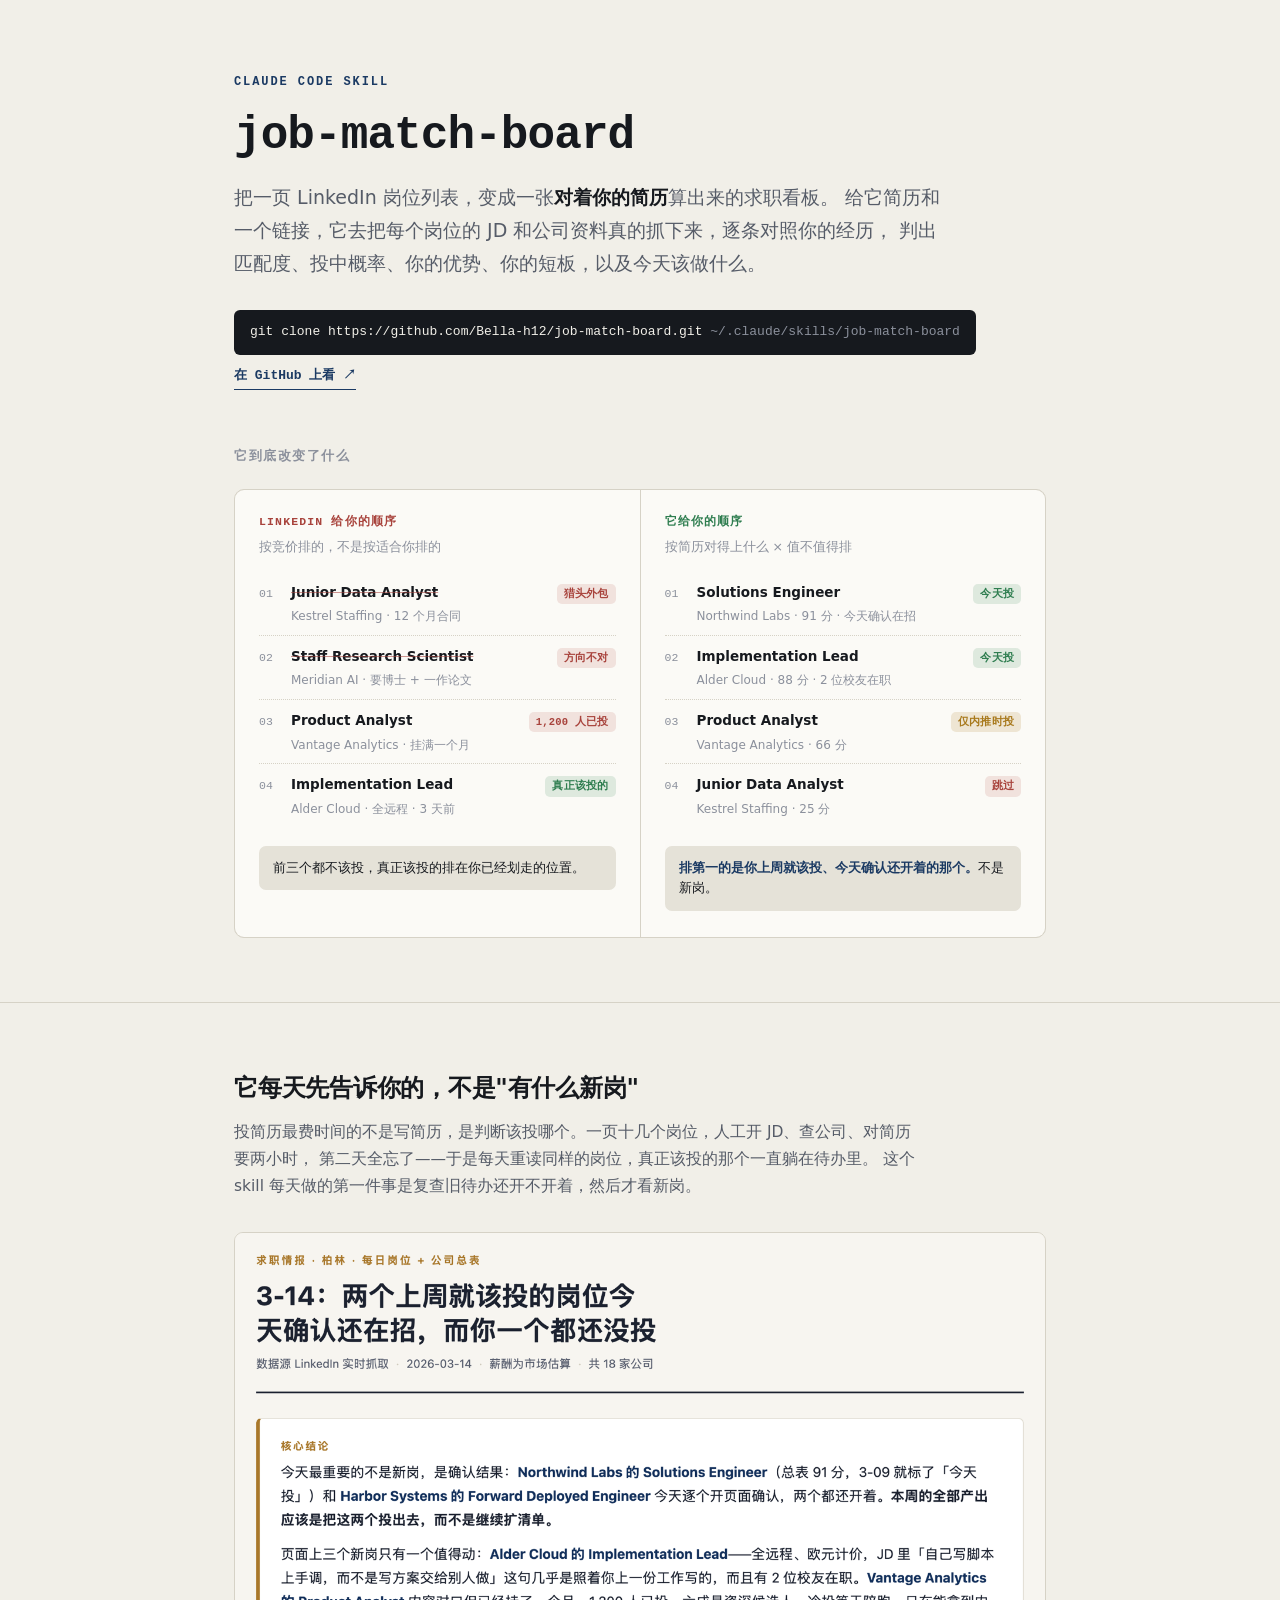
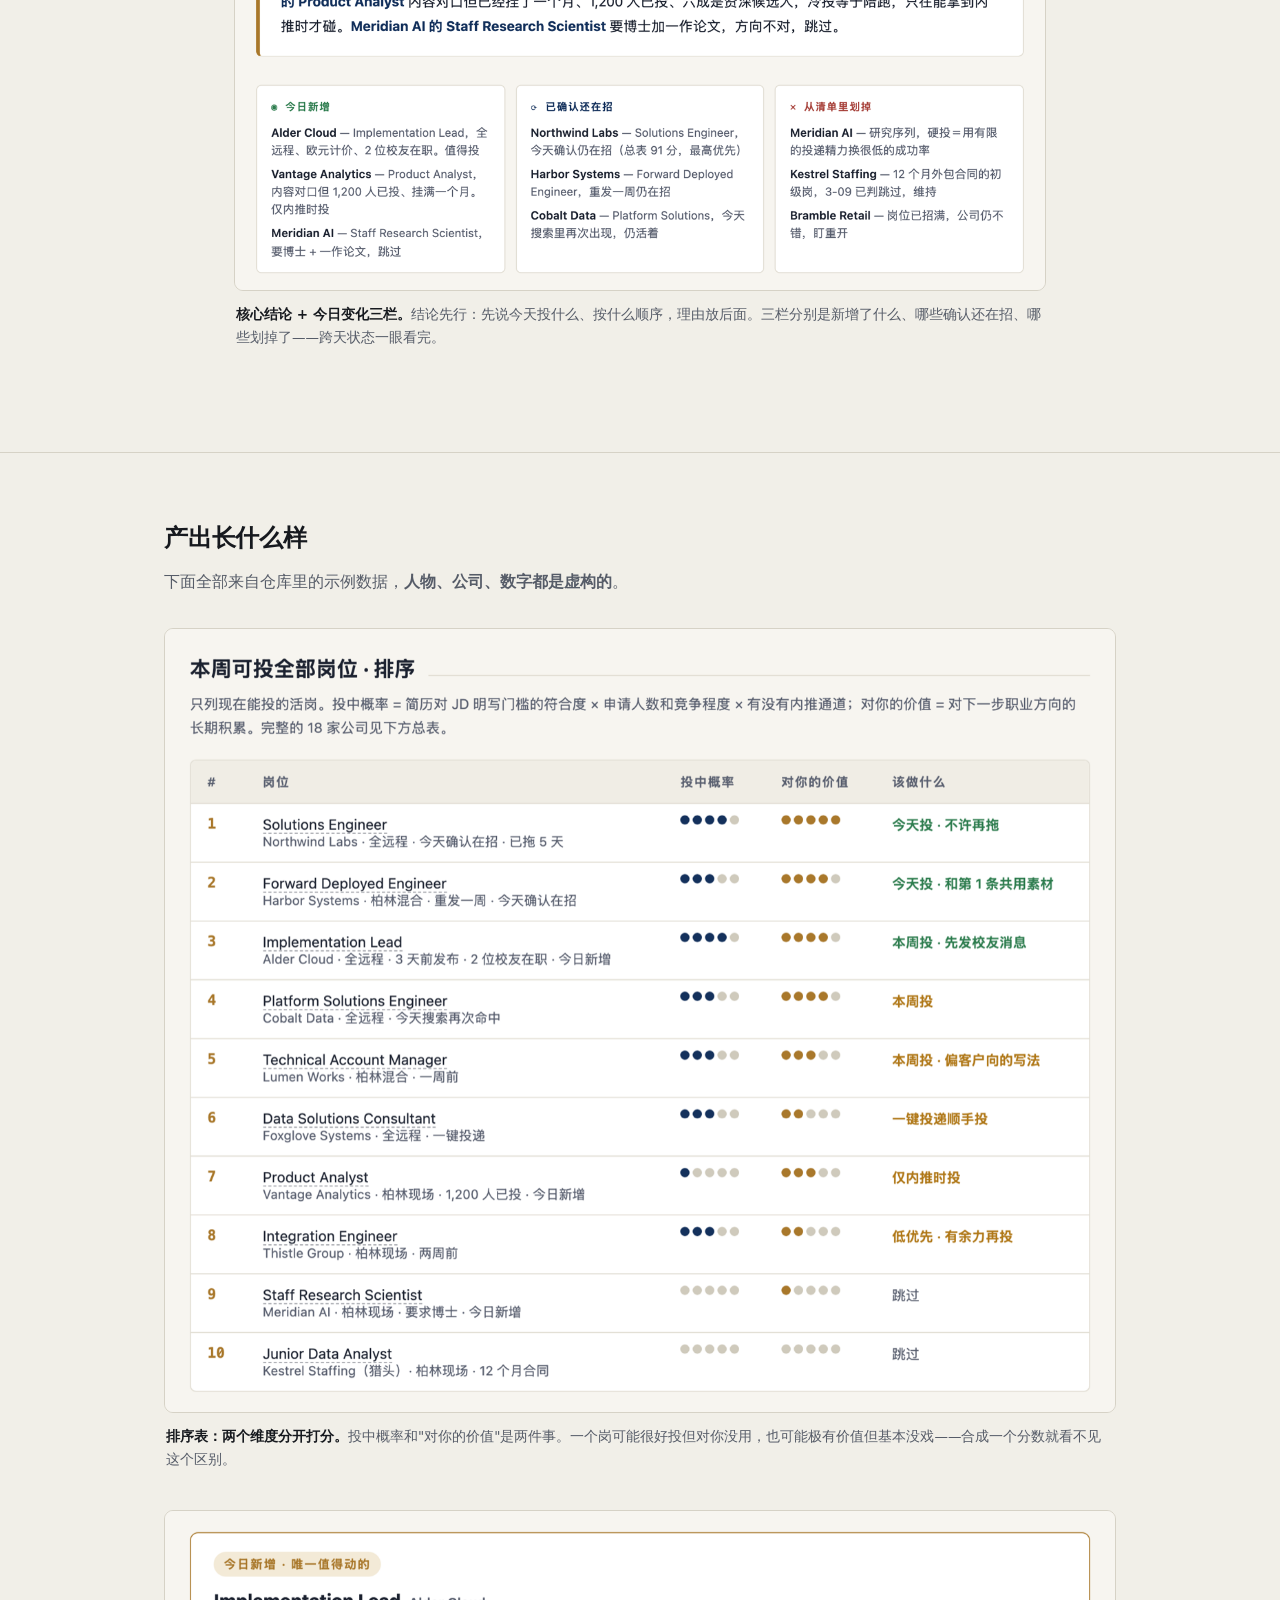
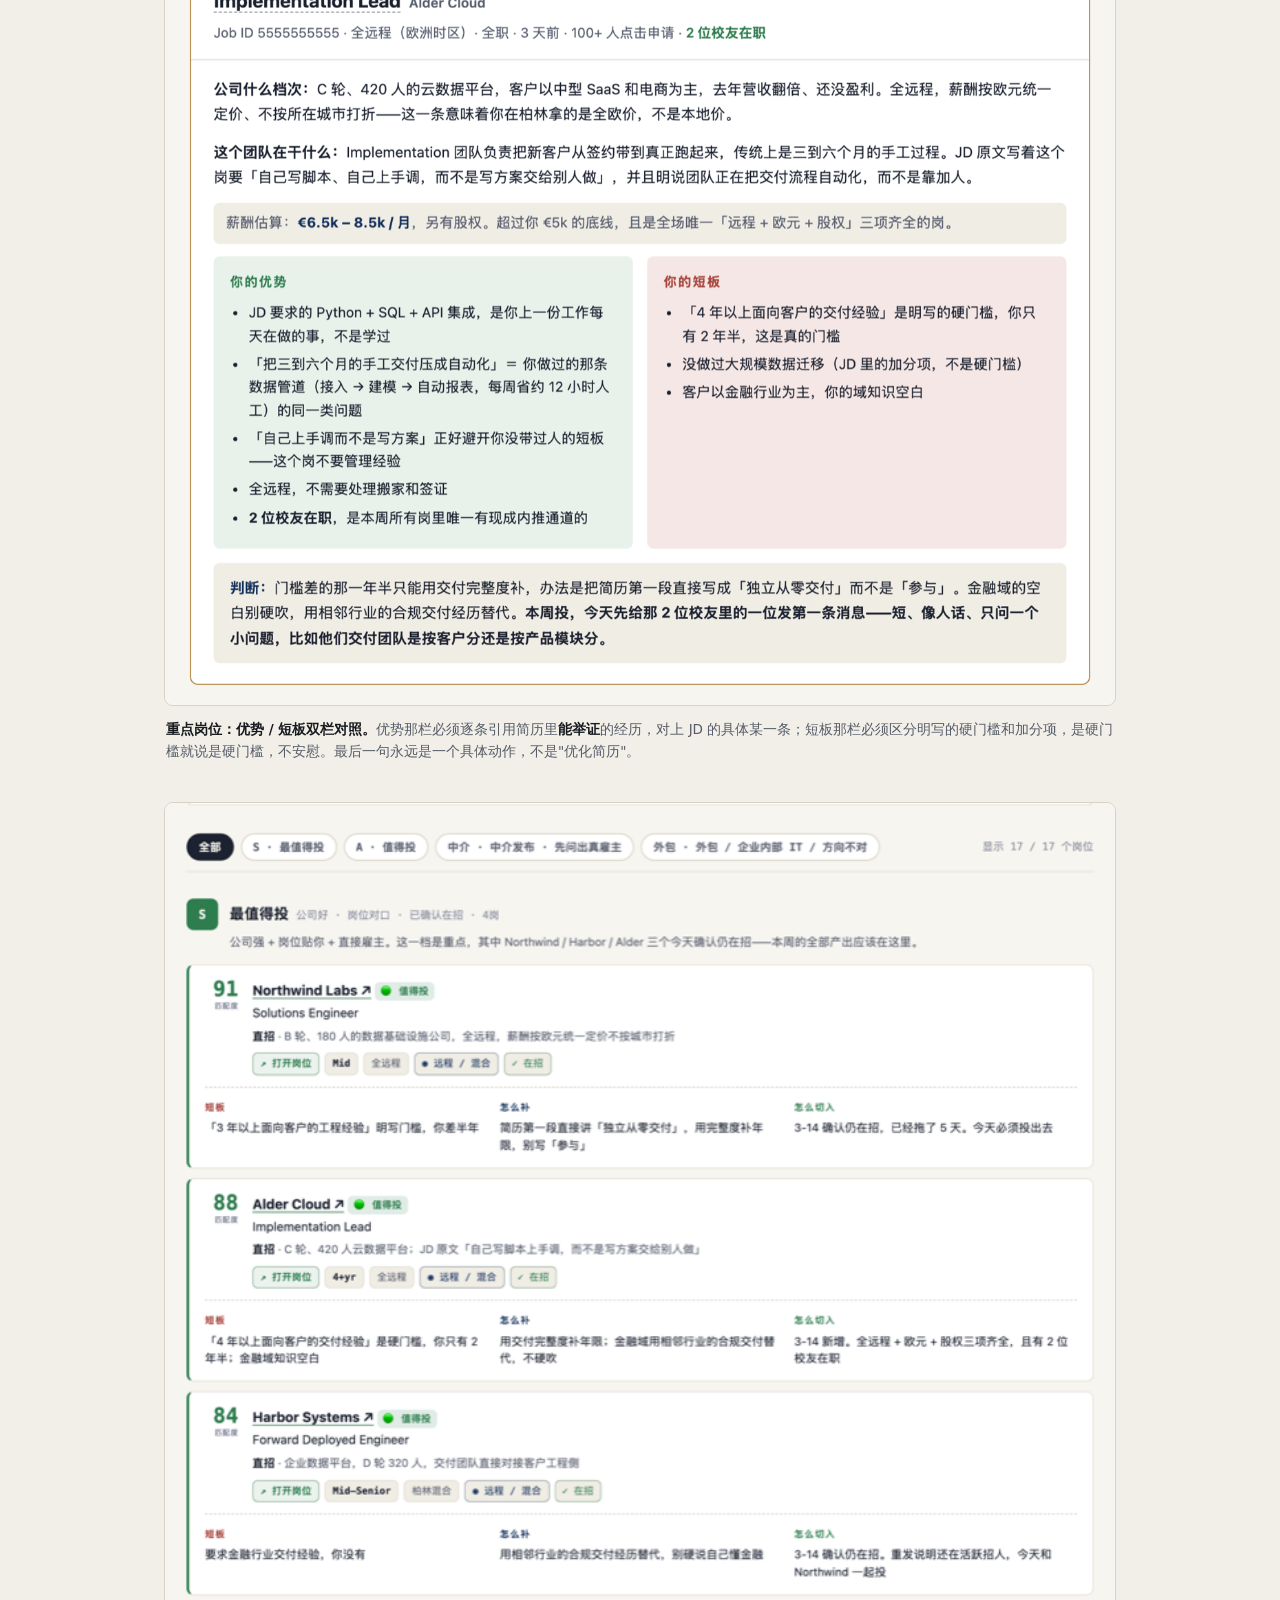
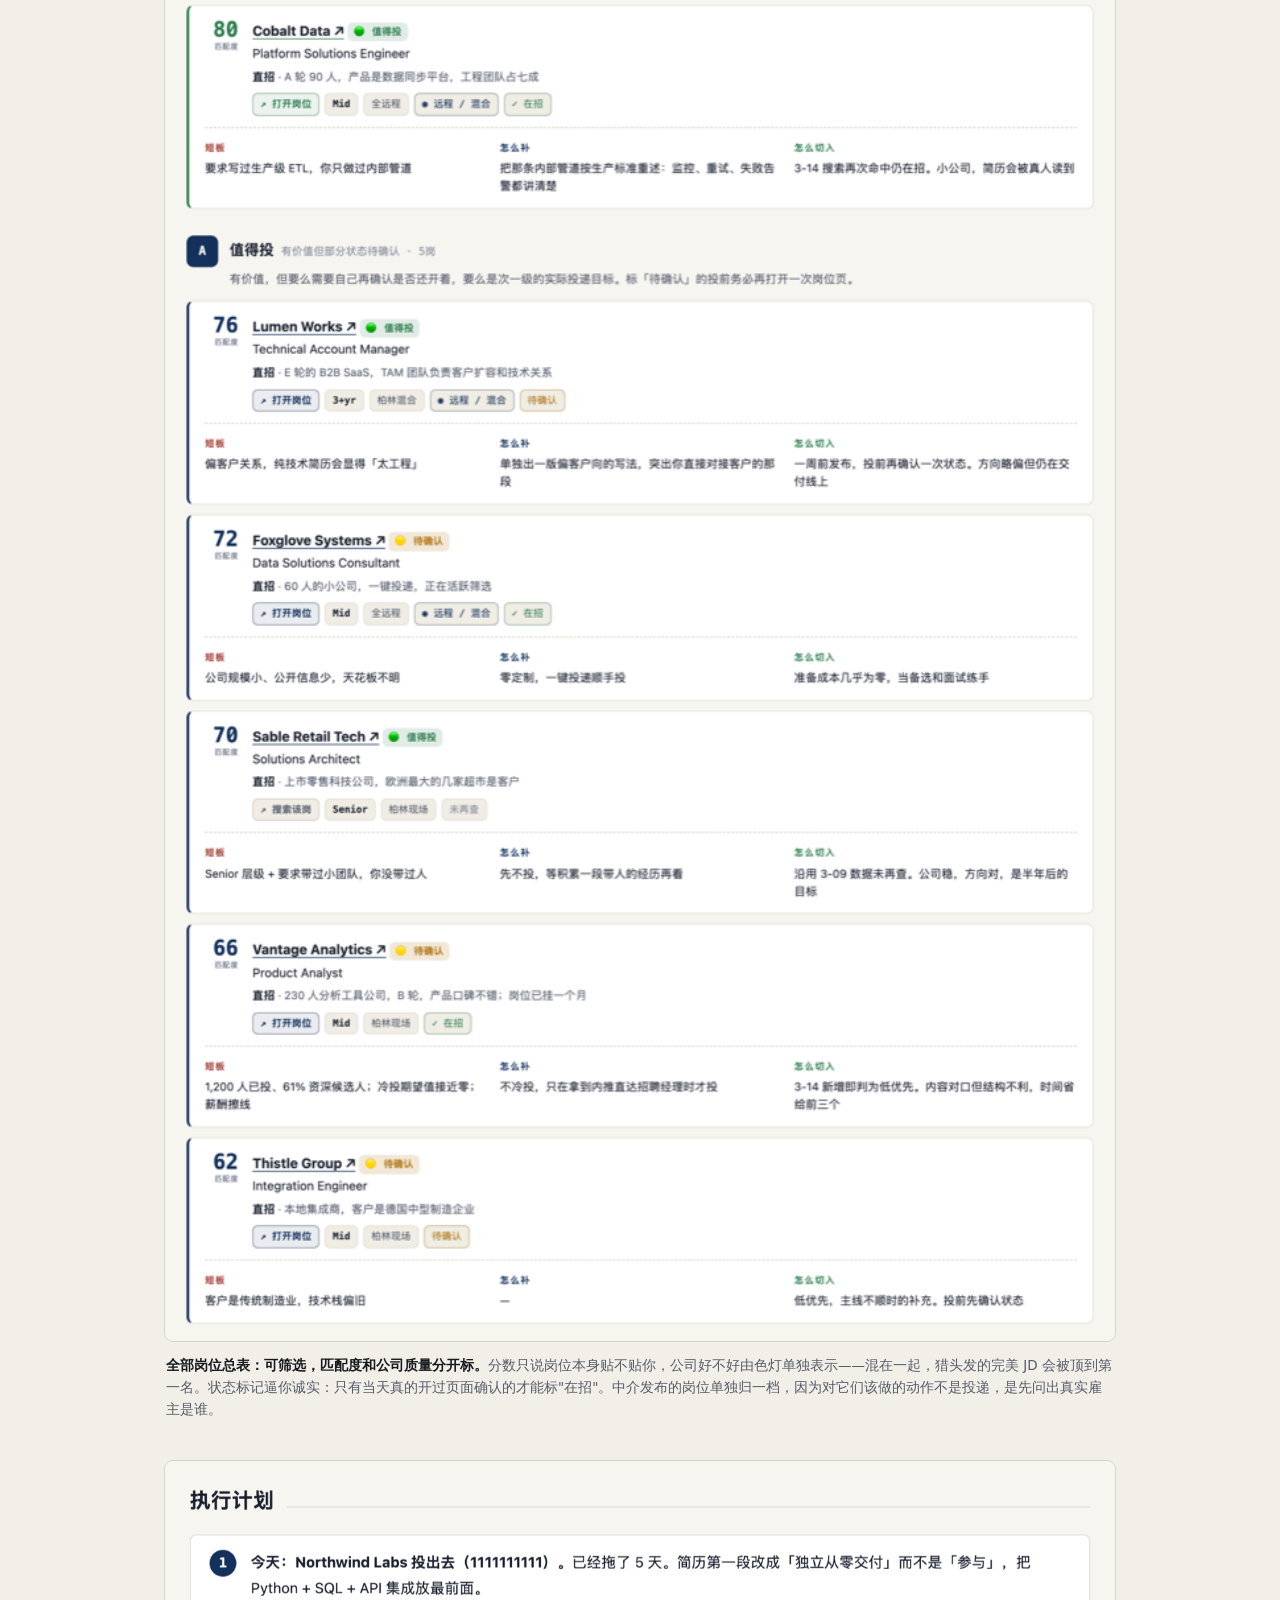
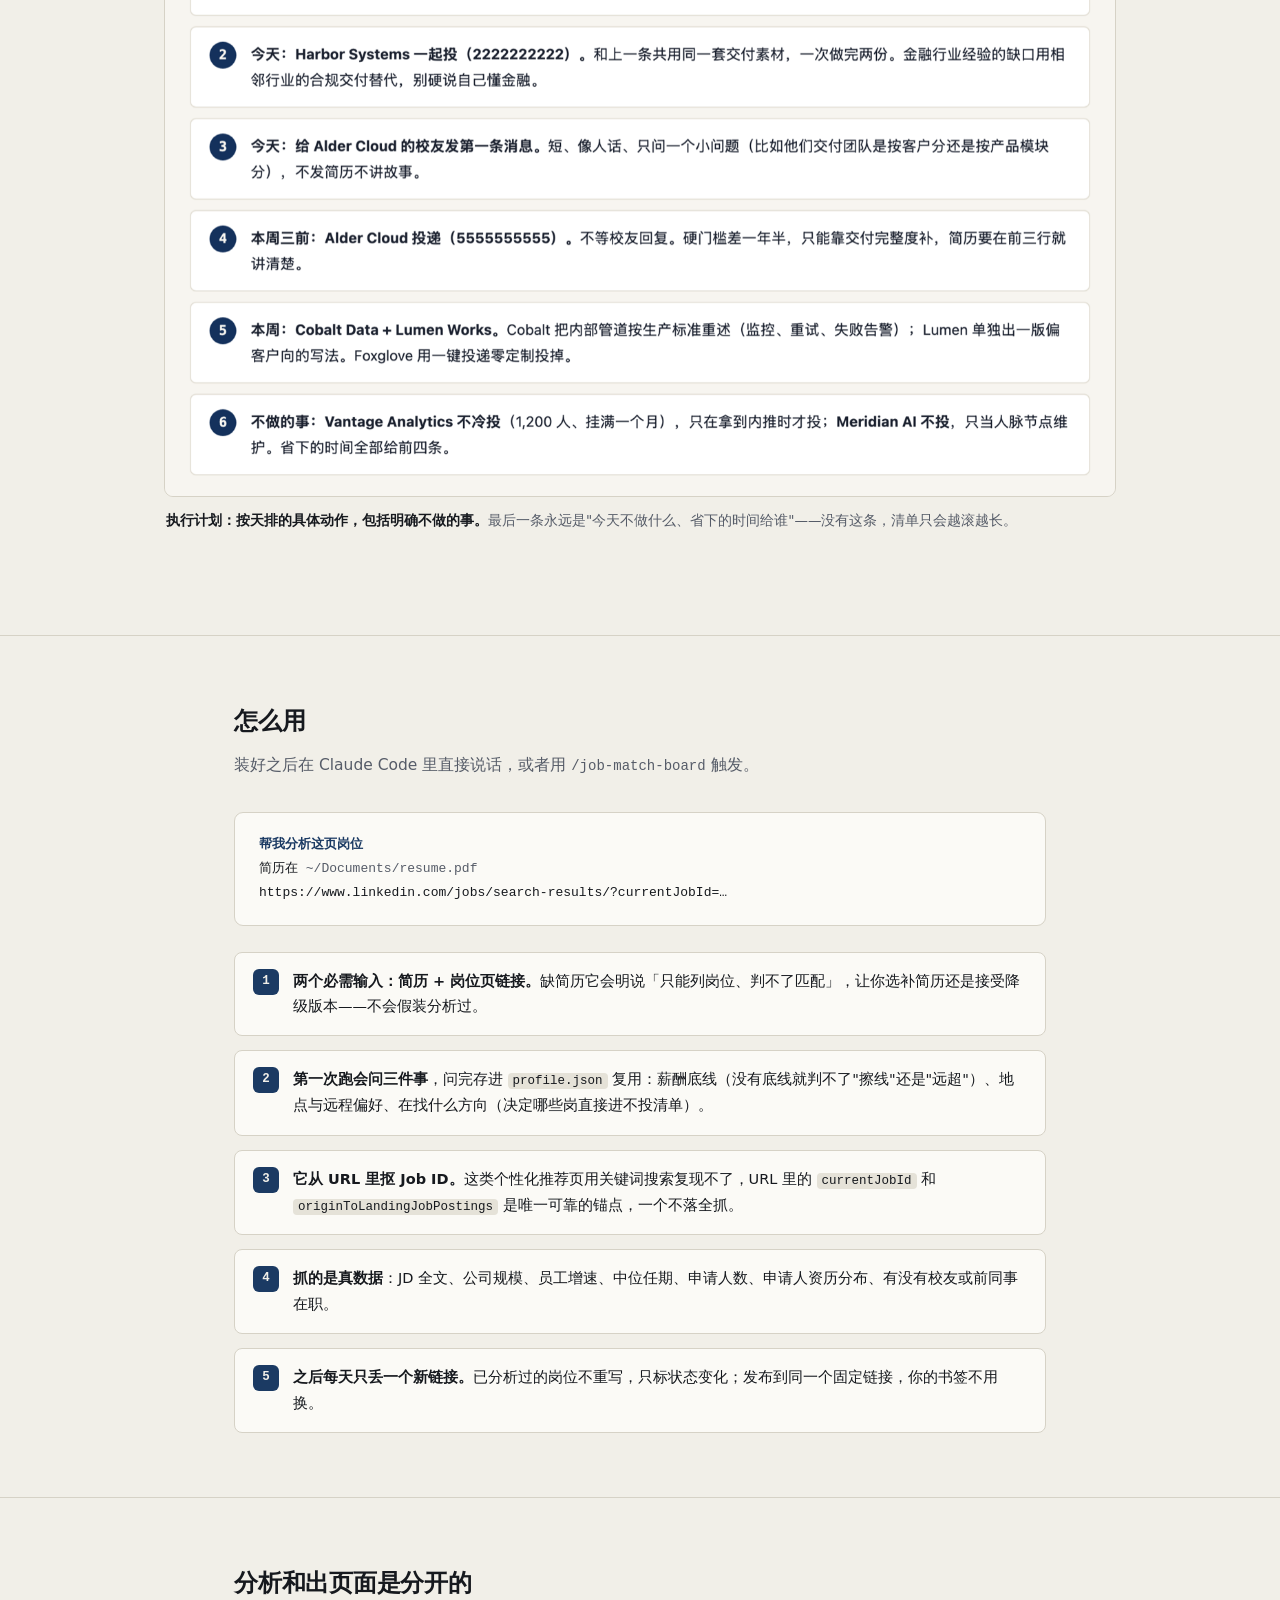
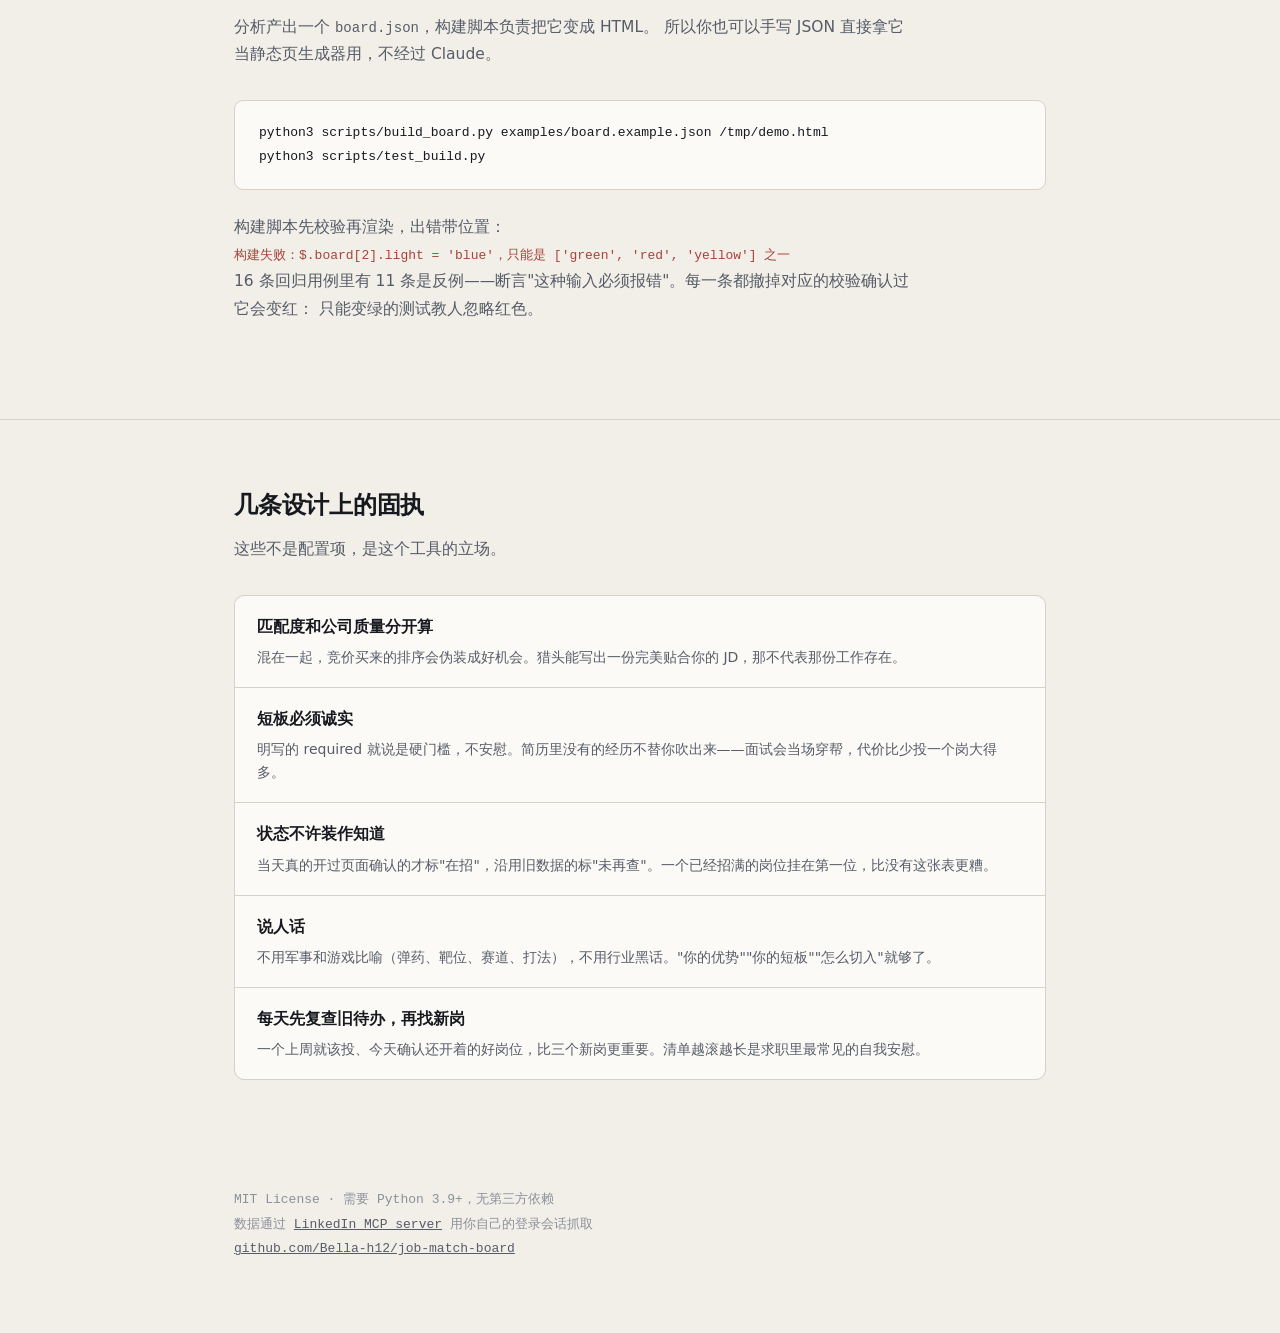
<file: docs/index.html>
<!doctype html>
<html lang="zh-CN">
<head>
<meta charset="utf-8">
<meta name="viewport" content="width=device-width, initial-scale=1">
<title>job-match-board · 把一页 LinkedIn 岗位变成一张能用的求职看板</title>
<meta name="description" content="Claude Code skill：输入简历和一个 LinkedIn 岗位页链接，抓取每个岗位的 JD 和公司资料，逐条对照你的经历，产出带匹配度、优势、短板和执行计划的 HTML 看板。">
<meta property="og:title" content="job-match-board">
<meta property="og:description" content="把一页 LinkedIn 岗位，变成一张对着你的简历算出来的求职看板。">
<meta property="og:type" content="website">
<style>
  :root{
    --paper:#F1EFE8;
    --raise:#FBFAF6;
    --sink:#E5E2D8;
    --ink:#16191E;
    --ink-2:#565C68;
    --faint:#8B909C;
    --rule:#D6D2C6;
    --rule-2:#C2BDAE;
    --navy:#1B3A63;
    --go:#2E7D4F;
    --wait:#A8791C;
    --stop:#A8433C;
    --mono:ui-monospace,"SF Mono",SFMono-Regular,"JetBrains Mono",Menlo,Consolas,monospace;
    --sans:-apple-system,BlinkMacSystemFont,"PingFang SC","Hiragino Sans GB","Noto Sans SC","Microsoft YaHei",system-ui,sans-serif;
  }
  @media (prefers-color-scheme:dark){
    :root{
      --paper:#12141A; --raise:#1A1D25; --sink:#22262F;
      --ink:#E9E7E1; --ink-2:#9AA0AC; --faint:#6E7480;
      --rule:#2B2F39; --rule-2:#3A3F4B;
      --navy:#8FB2E0; --go:#7CC49A; --wait:#D8B36A; --stop:#D89088;
    }
  }
  :root[data-theme="dark"]{
    --paper:#12141A; --raise:#1A1D25; --sink:#22262F;
    --ink:#E9E7E1; --ink-2:#9AA0AC; --faint:#6E7480;
    --rule:#2B2F39; --rule-2:#3A3F4B;
    --navy:#8FB2E0; --go:#7CC49A; --wait:#D8B36A; --stop:#D89088;
  }
  :root[data-theme="light"]{
    --paper:#F1EFE8; --raise:#FBFAF6; --sink:#E5E2D8;
    --ink:#16191E; --ink-2:#565C68; --faint:#8B909C;
    --rule:#D6D2C6; --rule-2:#C2BDAE;
    --navy:#1B3A63; --go:#2E7D4F; --wait:#A8791C; --stop:#A8433C;
  }

  *{box-sizing:border-box}
  html{scroll-behavior:smooth}
  @media (prefers-reduced-motion:reduce){html{scroll-behavior:auto}}
  body{
    margin:0;background:var(--paper);color:var(--ink);
    font-family:var(--sans);font-size:16px;line-height:1.75;
    -webkit-font-smoothing:antialiased;
  }
  .col{max-width:860px;margin:0 auto;padding:0 24px}
  .wide{max-width:1000px}

  /* ---------- hero ---------- */
  header{padding:72px 0 0;border-bottom:1px solid var(--rule)}
  .eyebrow{
    font-family:var(--mono);font-size:12px;letter-spacing:.16em;
    color:var(--navy);font-weight:600;margin:0 0 18px;
  }
  h1{
    font-family:var(--mono);font-size:clamp(30px,5.6vw,46px);line-height:1.12;
    margin:0 0 18px;font-weight:700;letter-spacing:-.02em;text-wrap:balance;
  }
  .lede{font-size:clamp(17px,2.3vw,19px);color:var(--ink-2);margin:0 0 8px;max-width:38em}
  .lede b{color:var(--ink);font-weight:600}

  .install{
    display:flex;gap:10px;align-items:center;flex-wrap:wrap;
    margin:30px 0 0;
  }
  .cmd{
    font-family:var(--mono);font-size:13px;background:var(--ink);color:var(--paper);
    padding:11px 16px;border-radius:6px;overflow-x:auto;white-space:nowrap;max-width:100%;
  }
  .cmd .dim{color:var(--faint)}
  .ghlink{
    font-family:var(--mono);font-size:13px;font-weight:600;color:var(--navy);
    text-decoration:none;border-bottom:1.5px solid currentColor;padding-bottom:1px;
  }
  .ghlink:hover{color:var(--ink)}
  .ghlink:focus-visible{outline:2px solid var(--navy);outline-offset:3px;border-radius:2px}

  /* ---------- thesis：首屏对照 ---------- */
  .thesis{margin:56px 0 0;padding-bottom:64px}
  .thesis h2{
    font-family:var(--mono);font-size:13px;letter-spacing:.12em;color:var(--faint);
    font-weight:600;margin:0 0 20px;
  }
  .panes{display:grid;grid-template-columns:1fr 1fr;gap:1px;background:var(--rule);
    border:1px solid var(--rule);border-radius:10px;overflow:hidden}
  @media(max-width:720px){.panes{grid-template-columns:1fr}}
  .pane{background:var(--raise);padding:22px 24px 26px}
  .pane h3{
    font-family:var(--mono);font-size:11.5px;letter-spacing:.1em;font-weight:700;
    margin:0 0 4px;
  }
  .pane.before h3{color:var(--stop)}
  .pane.after h3{color:var(--go)}
  .pane .sub{font-size:12.5px;color:var(--faint);margin:0 0 16px}
  .rows{list-style:none;margin:0;padding:0;display:grid;gap:2px}
  .rows li{
    display:grid;grid-template-columns:22px 1fr auto;gap:10px;align-items:baseline;
    padding:7px 0;border-bottom:1px dotted var(--rule);font-size:13.5px;
  }
  .rows li:last-child{border-bottom:none}
  .rows .n{font-family:var(--mono);font-size:11.5px;color:var(--faint);font-variant-numeric:tabular-nums}
  .rows .what{min-width:0}
  .rows .what b{font-weight:600;display:block}
  .rows .what span{color:var(--faint);font-size:12px}
  .rows .tag{
    font-family:var(--mono);font-size:10.5px;font-weight:700;letter-spacing:.02em;
    padding:1px 7px;border-radius:5px;white-space:nowrap;
  }
  .tag.junk{color:var(--stop);background:color-mix(in srgb,var(--stop) 13%,transparent)}
  .tag.go{color:var(--go);background:color-mix(in srgb,var(--go) 14%,transparent)}
  .tag.wait{color:var(--wait);background:color-mix(in srgb,var(--wait) 16%,transparent)}
  .pane.before .what b{text-decoration:line-through;text-decoration-color:color-mix(in srgb,var(--stop) 55%,transparent)}
  .pane.before li:nth-child(3) .what b,
  .pane.before li:nth-child(4) .what b{text-decoration:none}
  .verdict-line{
    margin:18px 0 0;padding:12px 14px;background:var(--sink);border-radius:7px;
    font-size:13px;line-height:1.6;
  }
  .verdict-line b{color:var(--navy)}

  /* ---------- 通用小节 ---------- */
  section{padding:64px 0;border-bottom:1px solid var(--rule)}
  section:last-of-type{border-bottom:none}
  h2.sec{
    font-size:24px;margin:0 0 10px;font-weight:700;letter-spacing:-.01em;text-wrap:balance;
  }
  .sec-note{color:var(--ink-2);margin:0 0 32px;max-width:44em;font-size:15.5px}

  figure{margin:0 0 40px}
  figure img{
    display:block;width:100%;height:auto;border:1px solid var(--rule);
    border-radius:9px;background:var(--raise);
  }
  figcaption{
    margin:12px 2px 0;font-size:13.5px;color:var(--ink-2);line-height:1.65;
  }
  figcaption b{color:var(--ink);font-weight:600}

  .steps{list-style:none;counter-reset:s;margin:0;padding:0;display:grid;gap:14px}
  .steps li{
    counter-increment:s;position:relative;padding:16px 20px 16px 58px;
    background:var(--raise);border:1px solid var(--rule);border-radius:8px;font-size:14.5px;
  }
  .steps li::before{
    content:counter(s);position:absolute;left:18px;top:16px;
    width:26px;height:26px;border-radius:6px;background:var(--navy);color:var(--paper);
    font-family:var(--mono);font-weight:700;font-size:12.5px;
    display:grid;place-items:center;
  }
  .steps li b{font-weight:600}
  .steps li code{font-family:var(--mono);font-size:12.5px;background:var(--sink);padding:1px 5px;border-radius:4px}

  .opinions{display:grid;gap:1px;background:var(--rule);border:1px solid var(--rule);border-radius:10px;overflow:hidden}
  .op{background:var(--raise);padding:18px 22px}
  .op h3{font-size:15.5px;margin:0 0 5px;font-weight:700}
  .op p{margin:0;font-size:14px;color:var(--ink-2);line-height:1.65}

  .askbox{
    background:var(--raise);border:1px solid var(--rule);border-radius:9px;
    padding:20px 24px;font-family:var(--mono);font-size:13px;line-height:1.85;
    overflow-x:auto;
  }
  .askbox .you{color:var(--navy);font-weight:700}
  .askbox .path{color:var(--ink-2)}

  footer{padding:44px 0 72px;color:var(--faint);font-size:13px;font-family:var(--mono);line-height:1.9}
  footer a{color:var(--ink-2)}
</style>
</head>
<body>

<header>
  <div class="col">
    <p class="eyebrow">CLAUDE CODE SKILL</p>
    <h1>job-match-board</h1>
    <p class="lede">
      把一页 LinkedIn 岗位列表，变成一张<b>对着你的简历</b>算出来的求职看板。
      给它简历和一个链接，它去把每个岗位的 JD 和公司资料真的抓下来，逐条对照你的经历，
      判出匹配度、投中概率、你的优势、你的短板，以及今天该做什么。
    </p>
    <div class="install">
      <code class="cmd">git clone https://github.com/Bella-h12/job-match-board.git <span class="dim">~/.claude/skills/job-match-board</span></code>
      <a class="ghlink" href="https://github.com/Bella-h12/job-match-board">在 GitHub 上看 ↗</a>
    </div>

    <div class="thesis">
      <h2>它到底改变了什么</h2>
      <div class="panes">
        <div class="pane before">
          <h3>LINKEDIN 给你的顺序</h3>
          <p class="sub">按竞价排的，不是按适合你排的</p>
          <ul class="rows">
            <li><span class="n">01</span><span class="what"><b>Junior Data Analyst</b><span>Kestrel Staffing · 12 个月合同</span></span><span class="tag junk">猎头外包</span></li>
            <li><span class="n">02</span><span class="what"><b>Staff Research Scientist</b><span>Meridian AI · 要博士 + 一作论文</span></span><span class="tag junk">方向不对</span></li>
            <li><span class="n">03</span><span class="what"><b>Product Analyst</b><span>Vantage Analytics · 挂满一个月</span></span><span class="tag junk">1,200 人已投</span></li>
            <li><span class="n">04</span><span class="what"><b>Implementation Lead</b><span>Alder Cloud · 全远程 · 3 天前</span></span><span class="tag go">真正该投的</span></li>
          </ul>
          <p class="verdict-line">前三个都不该投，真正该投的排在你已经划走的位置。</p>
        </div>
        <div class="pane after">
          <h3>它给你的顺序</h3>
          <p class="sub">按简历对得上什么 × 值不值得排</p>
          <ul class="rows">
            <li><span class="n">01</span><span class="what"><b>Solutions Engineer</b><span>Northwind Labs · 91 分 · 今天确认在招</span></span><span class="tag go">今天投</span></li>
            <li><span class="n">02</span><span class="what"><b>Implementation Lead</b><span>Alder Cloud · 88 分 · 2 位校友在职</span></span><span class="tag go">今天投</span></li>
            <li><span class="n">03</span><span class="what"><b>Product Analyst</b><span>Vantage Analytics · 66 分</span></span><span class="tag wait">仅内推时投</span></li>
            <li><span class="n">04</span><span class="what"><b>Junior Data Analyst</b><span>Kestrel Staffing · 25 分</span></span><span class="tag junk">跳过</span></li>
          </ul>
          <p class="verdict-line"><b>排第一的是你上周就该投、今天确认还开着的那个。</b>不是新岗。</p>
        </div>
      </div>
    </div>
  </div>
</header>

<section>
  <div class="col">
    <h2 class="sec">它每天先告诉你的，不是"有什么新岗"</h2>
    <p class="sec-note">
      投简历最费时间的不是写简历，是判断该投哪个。一页十几个岗位，人工开 JD、查公司、对简历要两小时，
      第二天全忘了——于是每天重读同样的岗位，真正该投的那个一直躺在待办里。
      这个 skill 每天做的第一件事是复查旧待办还开不开着，然后才看新岗。
    </p>
    <figure>
      <img src="01-conclusion.png" alt="核心结论段落，指出两个上周就该投的岗位今天确认仍在招；下方三栏列出今日新增、已确认还在招、从清单里划掉的岗位" loading="lazy">
      <figcaption><b>核心结论 + 今日变化三栏。</b>结论先行：先说今天投什么、按什么顺序，理由放后面。三栏分别是新增了什么、哪些确认还在招、哪些划掉了——跨天状态一眼看完。</figcaption>
    </figure>
  </div>
</section>

<section>
  <div class="col wide">
    <h2 class="sec">产出长什么样</h2>
    <p class="sec-note">下面全部来自仓库里的示例数据，<b>人物、公司、数字都是虚构的</b>。</p>

    <figure>
      <img src="02-ranking.png" alt="岗位排序表，每行有投中概率和对你的价值两列五点评分，以及该做什么" loading="lazy">
      <figcaption><b>排序表：两个维度分开打分。</b>投中概率和"对你的价值"是两件事。一个岗可能很好投但对你没用，也可能极有价值但基本没戏——合成一个分数就看不见这个区别。</figcaption>
    </figure>

    <figure>
      <img src="03-deepdive.png" alt="重点岗位深挖卡片，左侧绿色是你的优势，右侧红色是你的短板，底部是判断和具体动作" loading="lazy">
      <figcaption><b>重点岗位：优势 / 短板双栏对照。</b>优势那栏必须逐条引用简历里<b>能举证</b>的经历，对上 JD 的具体某一条；短板那栏必须区分明写的硬门槛和加分项，是硬门槛就说是硬门槛，不安慰。最后一句永远是一个具体动作，不是"优化简历"。</figcaption>
    </figure>

    <figure>
      <img src="04-board.png" alt="全部岗位总表，按 S / A / 中介 / 外包分档，每张卡片有匹配度分数、公司质量色灯、在招状态和三栏结论" loading="lazy">
      <figcaption><b>全部岗位总表：可筛选，匹配度和公司质量分开标。</b>分数只说岗位本身贴不贴你，公司好不好由色灯单独表示——混在一起，猎头发的完美 JD 会被顶到第一名。状态标记逼你诚实：只有当天真的开过页面确认的才能标"在招"。中介发布的岗位单独归一档，因为对它们该做的动作不是投递，是先问出真实雇主是谁。</figcaption>
    </figure>

    <figure>
      <img src="05-steps.png" alt="执行计划，按天排的具体动作，最后一条是明确不做的事" loading="lazy">
      <figcaption><b>执行计划：按天排的具体动作，包括明确不做的事。</b>最后一条永远是"今天不做什么、省下的时间给谁"——没有这条，清单只会越滚越长。</figcaption>
    </figure>
  </div>
</section>

<section>
  <div class="col">
    <h2 class="sec">怎么用</h2>
    <p class="sec-note">装好之后在 Claude Code 里直接说话，或者用 <code style="font-family:var(--mono);font-size:14px">/job-match-board</code> 触发。</p>

    <div class="askbox">
      <span class="you">帮我分析这页岗位</span><br>
      简历在 <span class="path">~/Documents/resume.pdf</span><br>
      https://www.linkedin.com/jobs/search-results/?currentJobId=…
    </div>

    <ol class="steps" style="margin-top:26px">
      <li><b>两个必需输入：简历 + 岗位页链接。</b>缺简历它会明说「只能列岗位、判不了匹配」，让你选补简历还是接受降级版本——不会假装分析过。</li>
      <li><b>第一次跑会问三件事</b>，问完存进 <code>profile.json</code> 复用：薪酬底线（没有底线就判不了"擦线"还是"远超"）、地点与远程偏好、在找什么方向（决定哪些岗直接进不投清单）。</li>
      <li><b>它从 URL 里抠 Job ID。</b>这类个性化推荐页用关键词搜索复现不了，URL 里的 <code>currentJobId</code> 和 <code>originToLandingJobPostings</code> 是唯一可靠的锚点，一个不落全抓。</li>
      <li><b>抓的是真数据</b>：JD 全文、公司规模、员工增速、中位任期、申请人数、申请人资历分布、有没有校友或前同事在职。</li>
      <li><b>之后每天只丢一个新链接。</b>已分析过的岗位不重写，只标状态变化；发布到同一个固定链接，你的书签不用换。</li>
    </ol>
  </div>
</section>

<section>
  <div class="col">
    <h2 class="sec">分析和出页面是分开的</h2>
    <p class="sec-note">
      分析产出一个 <code style="font-family:var(--mono);font-size:14px">board.json</code>，构建脚本负责把它变成 HTML。
      所以你也可以手写 JSON 直接拿它当静态页生成器用，不经过 Claude。
    </p>
    <div class="askbox">
      python3 scripts/build_board.py examples/board.example.json /tmp/demo.html<br>
      python3 scripts/test_build.py
    </div>
    <p class="sec-note" style="margin-top:24px">
      构建脚本先校验再渲染，出错带位置：<br>
      <code style="font-family:var(--mono);font-size:13px;color:var(--stop)">构建失败：$.board[2].light = 'blue'，只能是 ['green', 'red', 'yellow'] 之一</code><br>
      16 条回归用例里有 11 条是反例——断言"这种输入必须报错"。每一条都撤掉对应的校验确认过它会变红：
      只能变绿的测试教人忽略红色。
    </p>
  </div>
</section>

<section>
  <div class="col">
    <h2 class="sec">几条设计上的固执</h2>
    <p class="sec-note">这些不是配置项，是这个工具的立场。</p>
    <div class="opinions">
      <div class="op">
        <h3>匹配度和公司质量分开算</h3>
        <p>混在一起，竞价买来的排序会伪装成好机会。猎头能写出一份完美贴合你的 JD，那不代表那份工作存在。</p>
      </div>
      <div class="op">
        <h3>短板必须诚实</h3>
        <p>明写的 required 就说是硬门槛，不安慰。简历里没有的经历不替你吹出来——面试会当场穿帮，代价比少投一个岗大得多。</p>
      </div>
      <div class="op">
        <h3>状态不许装作知道</h3>
        <p>当天真的开过页面确认的才标"在招"，沿用旧数据的标"未再查"。一个已经招满的岗位挂在第一位，比没有这张表更糟。</p>
      </div>
      <div class="op">
        <h3>说人话</h3>
        <p>不用军事和游戏比喻（弹药、靶位、赛道、打法），不用行业黑话。"你的优势""你的短板""怎么切入"就够了。</p>
      </div>
      <div class="op">
        <h3>每天先复查旧待办，再找新岗</h3>
        <p>一个上周就该投、今天确认还开着的好岗位，比三个新岗更重要。清单越滚越长是求职里最常见的自我安慰。</p>
      </div>
    </div>
  </div>
</section>

<footer>
  <div class="col">
    MIT License · 需要 Python 3.9+，无第三方依赖<br>
    数据通过 <a href="https://github.com/stickerdaniel/linkedin-mcp-server">LinkedIn MCP server</a> 用你自己的登录会话抓取<br>
    <a href="https://github.com/Bella-h12/job-match-board">github.com/Bella-h12/job-match-board</a>
  </div>
</footer>

</body>
</html>
</file>
